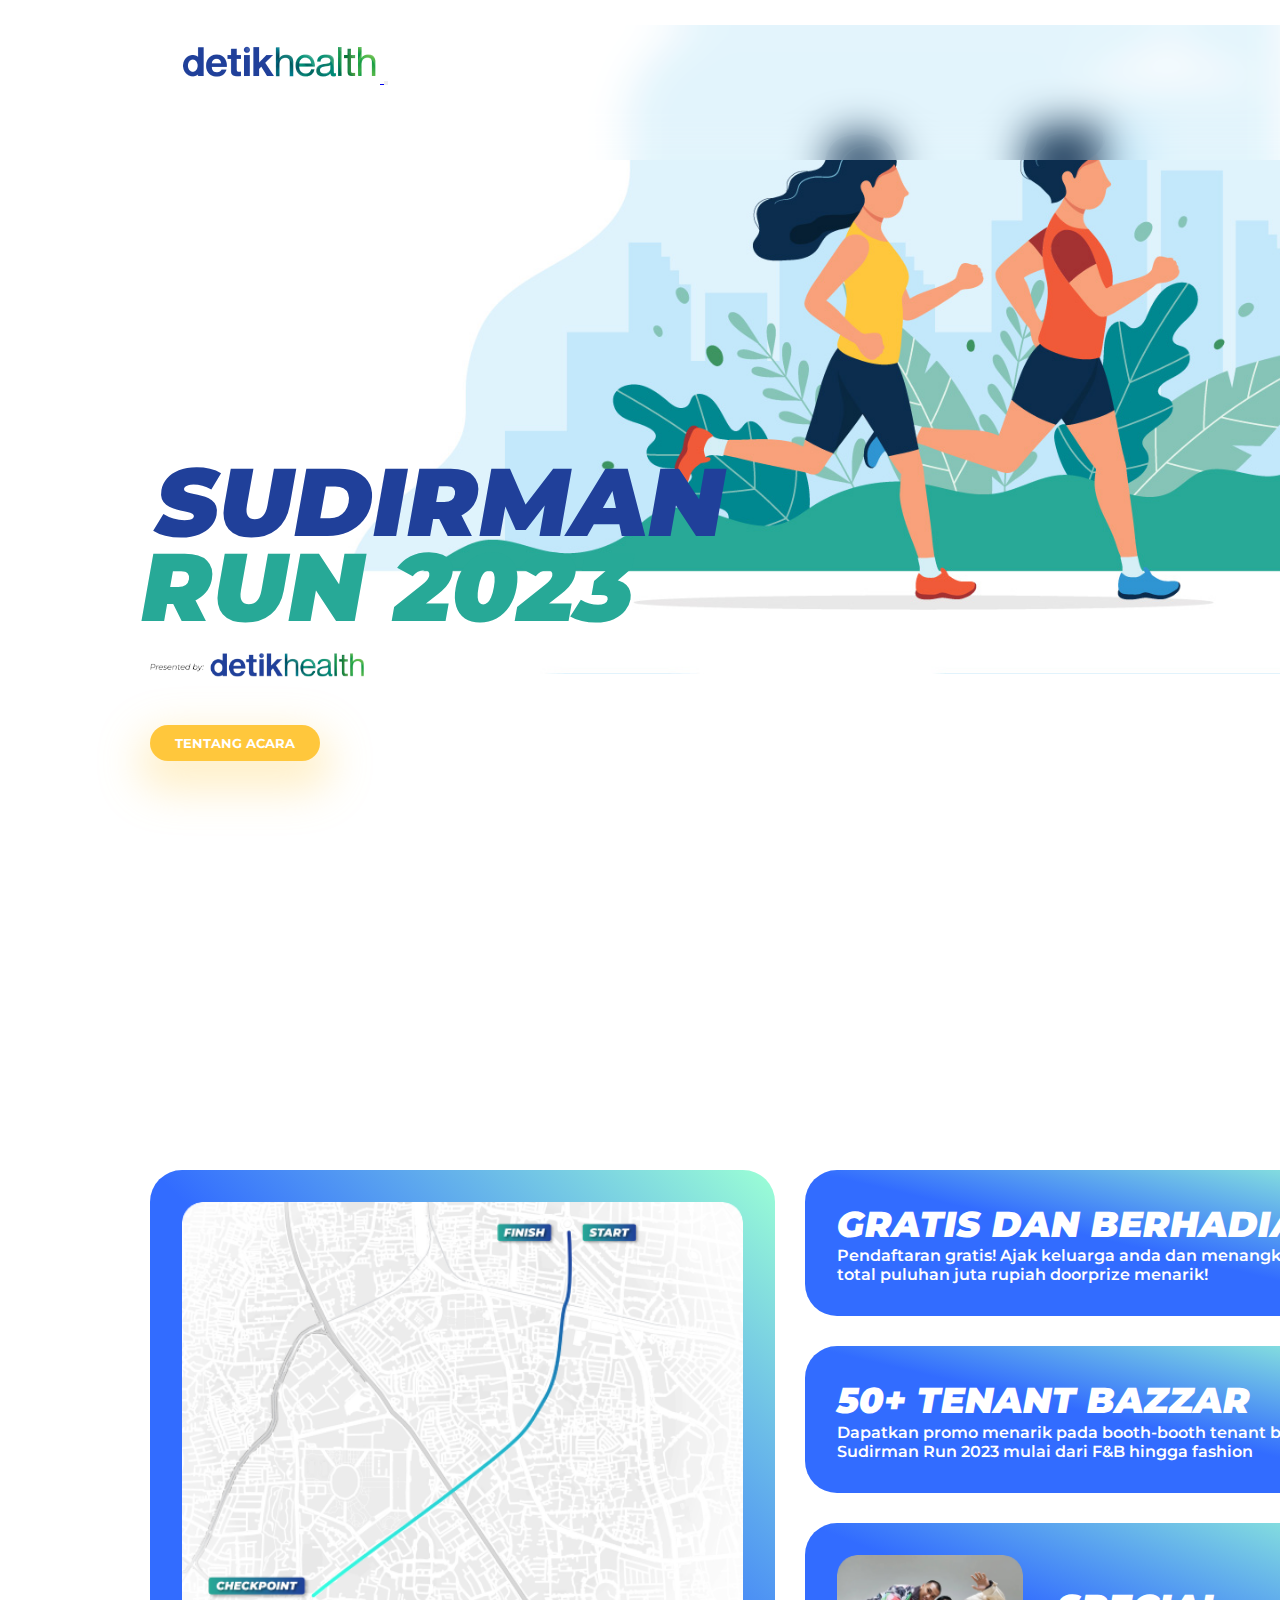
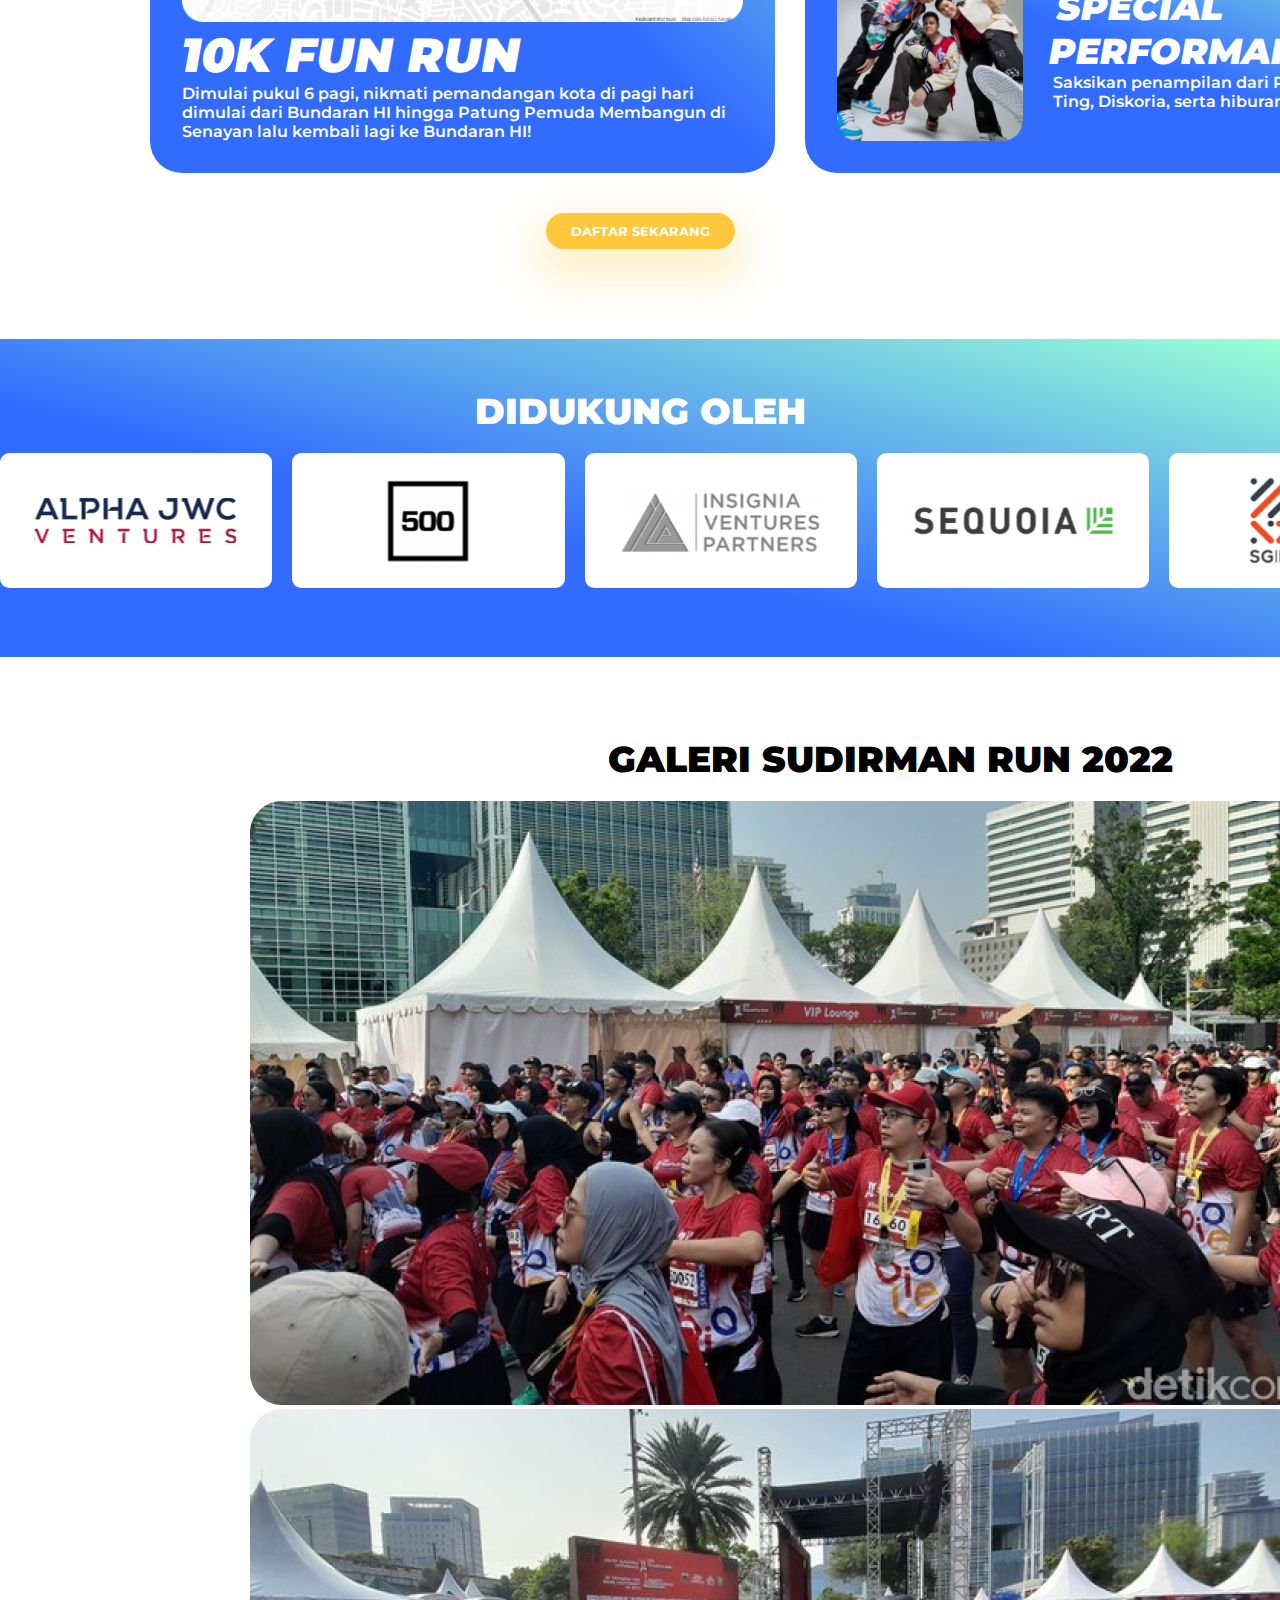
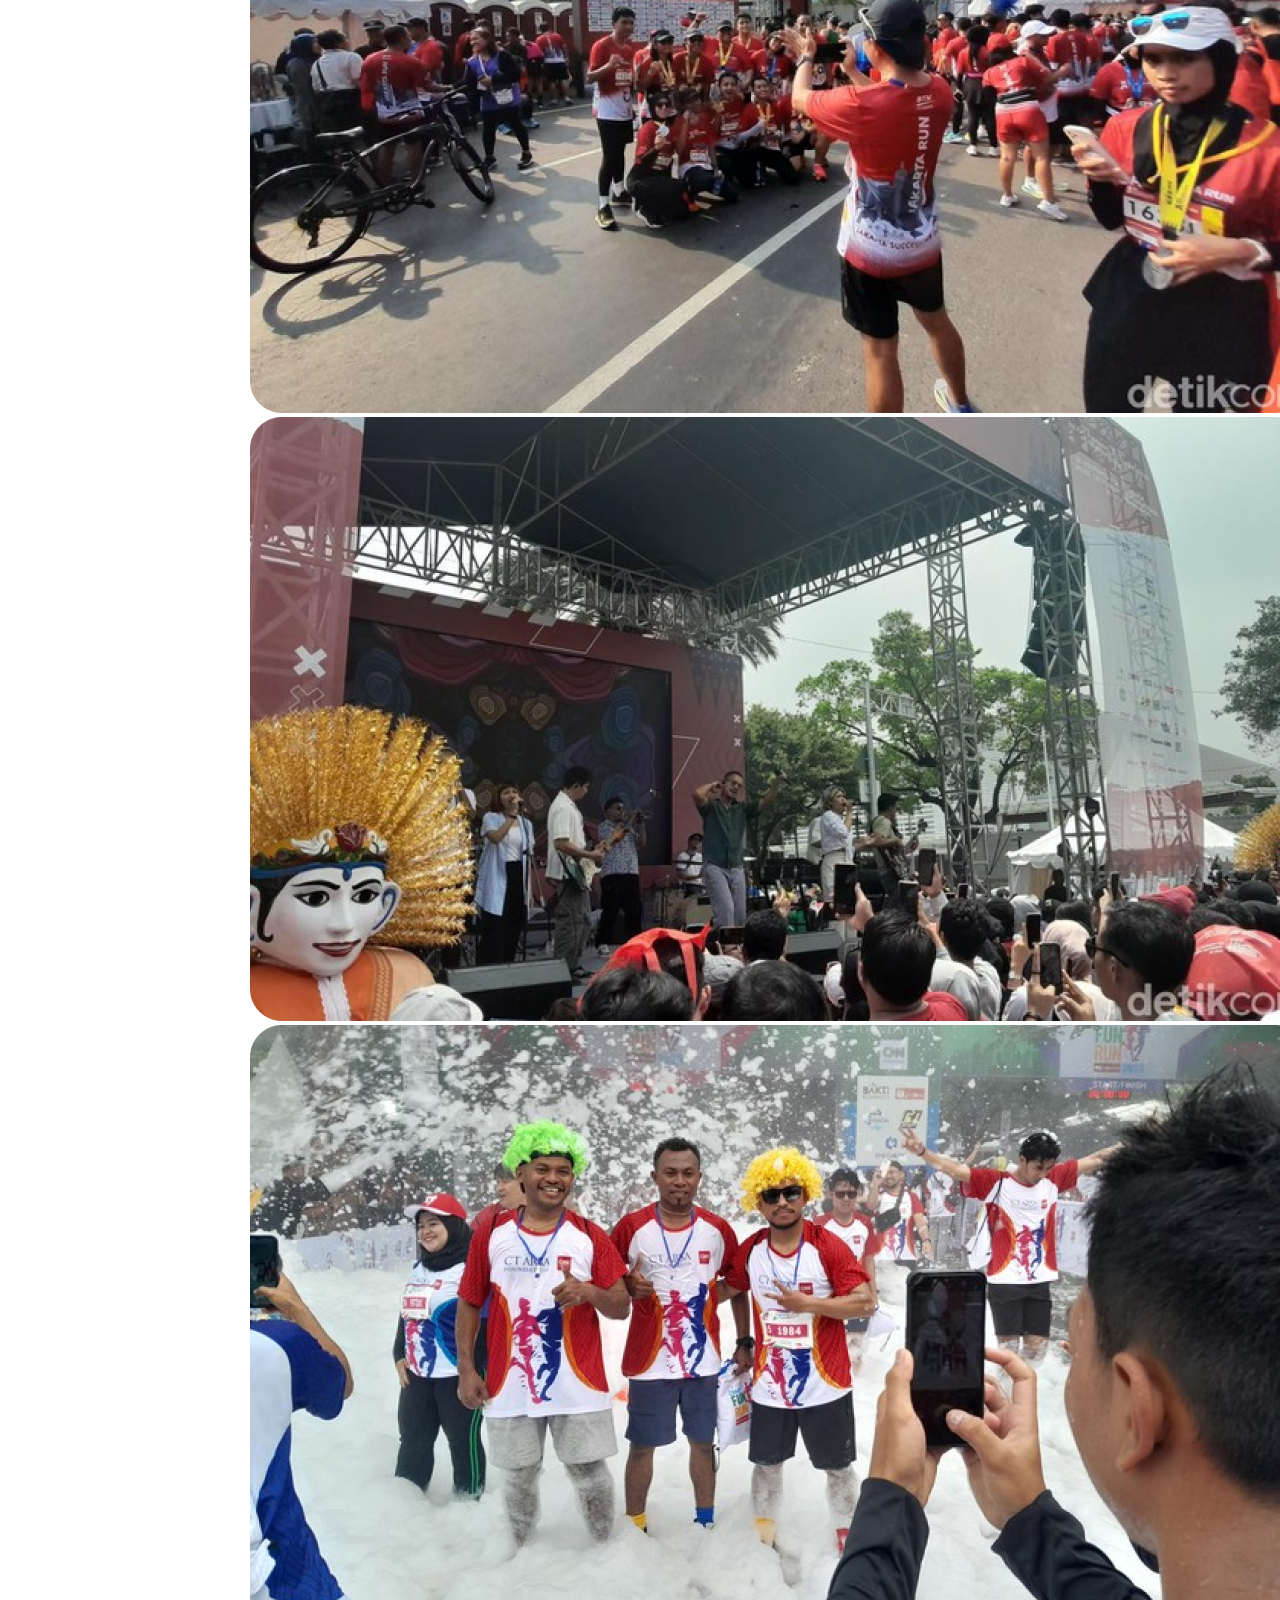
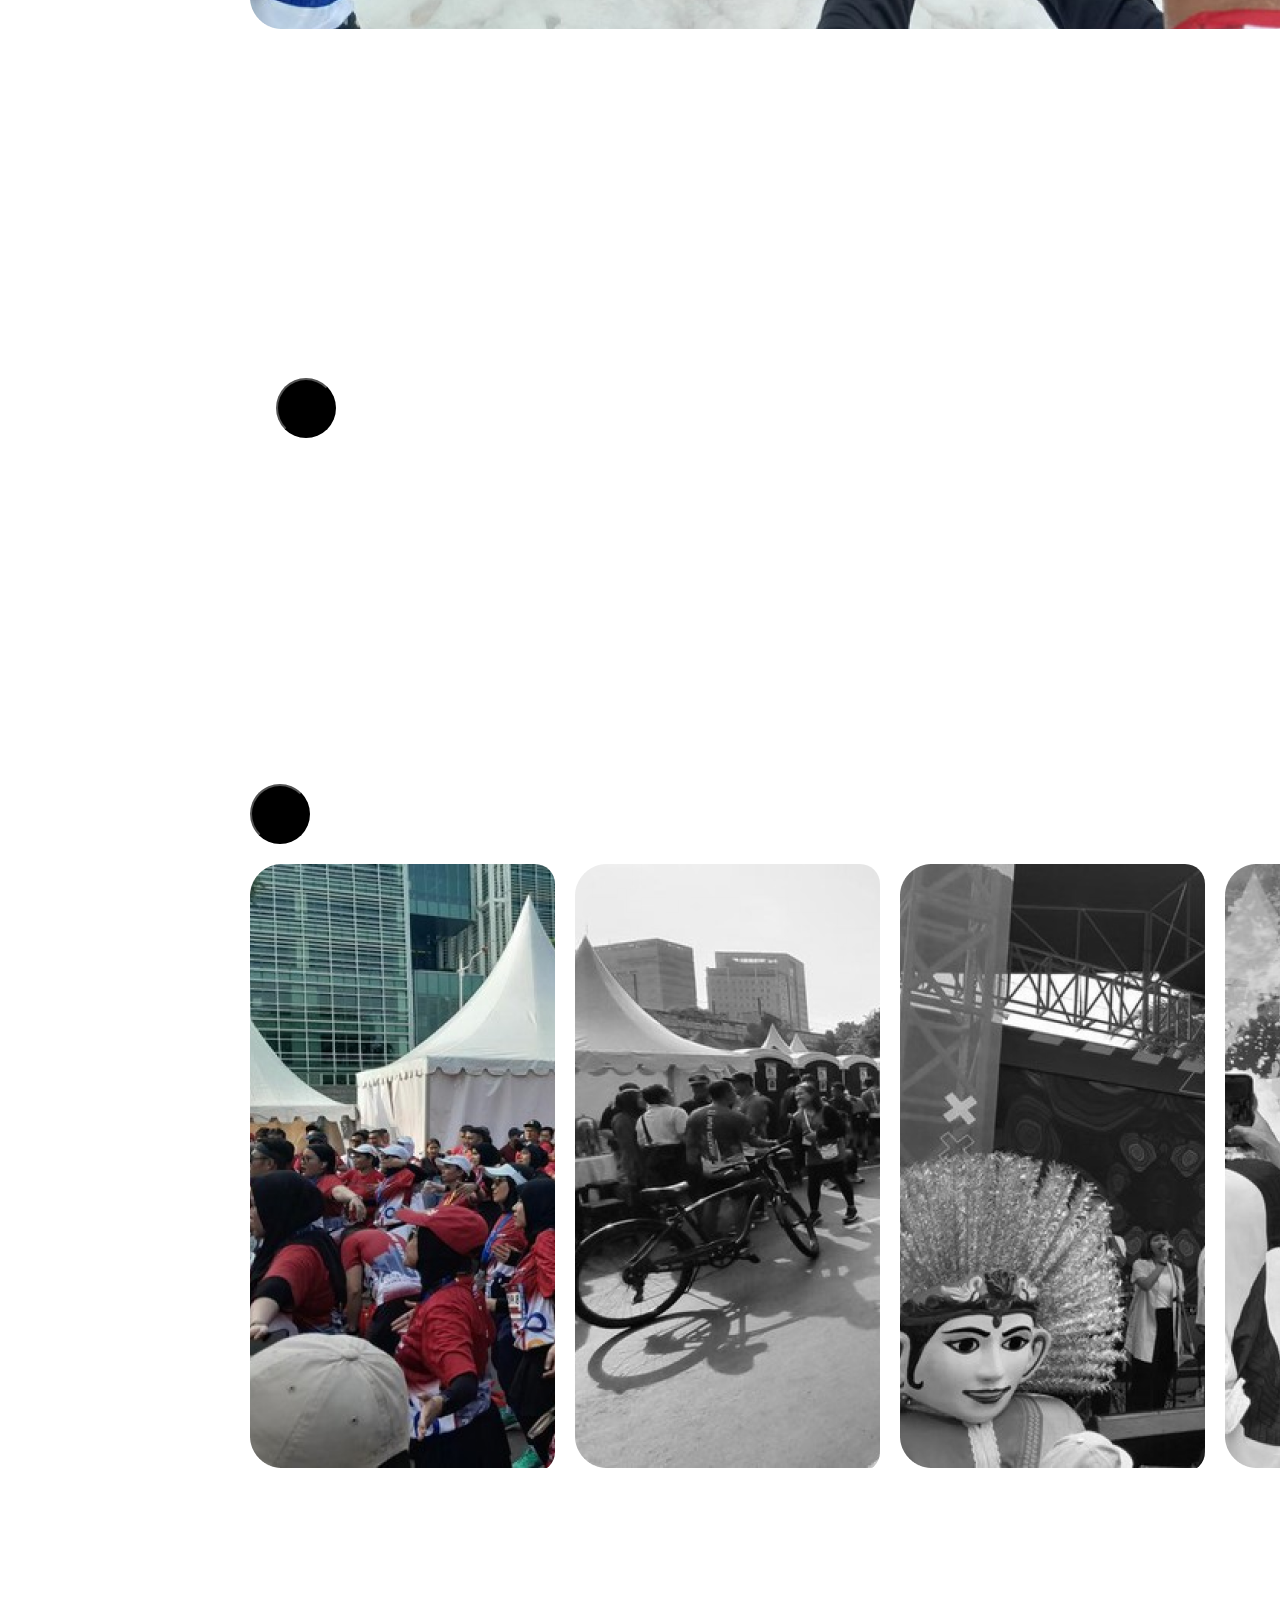
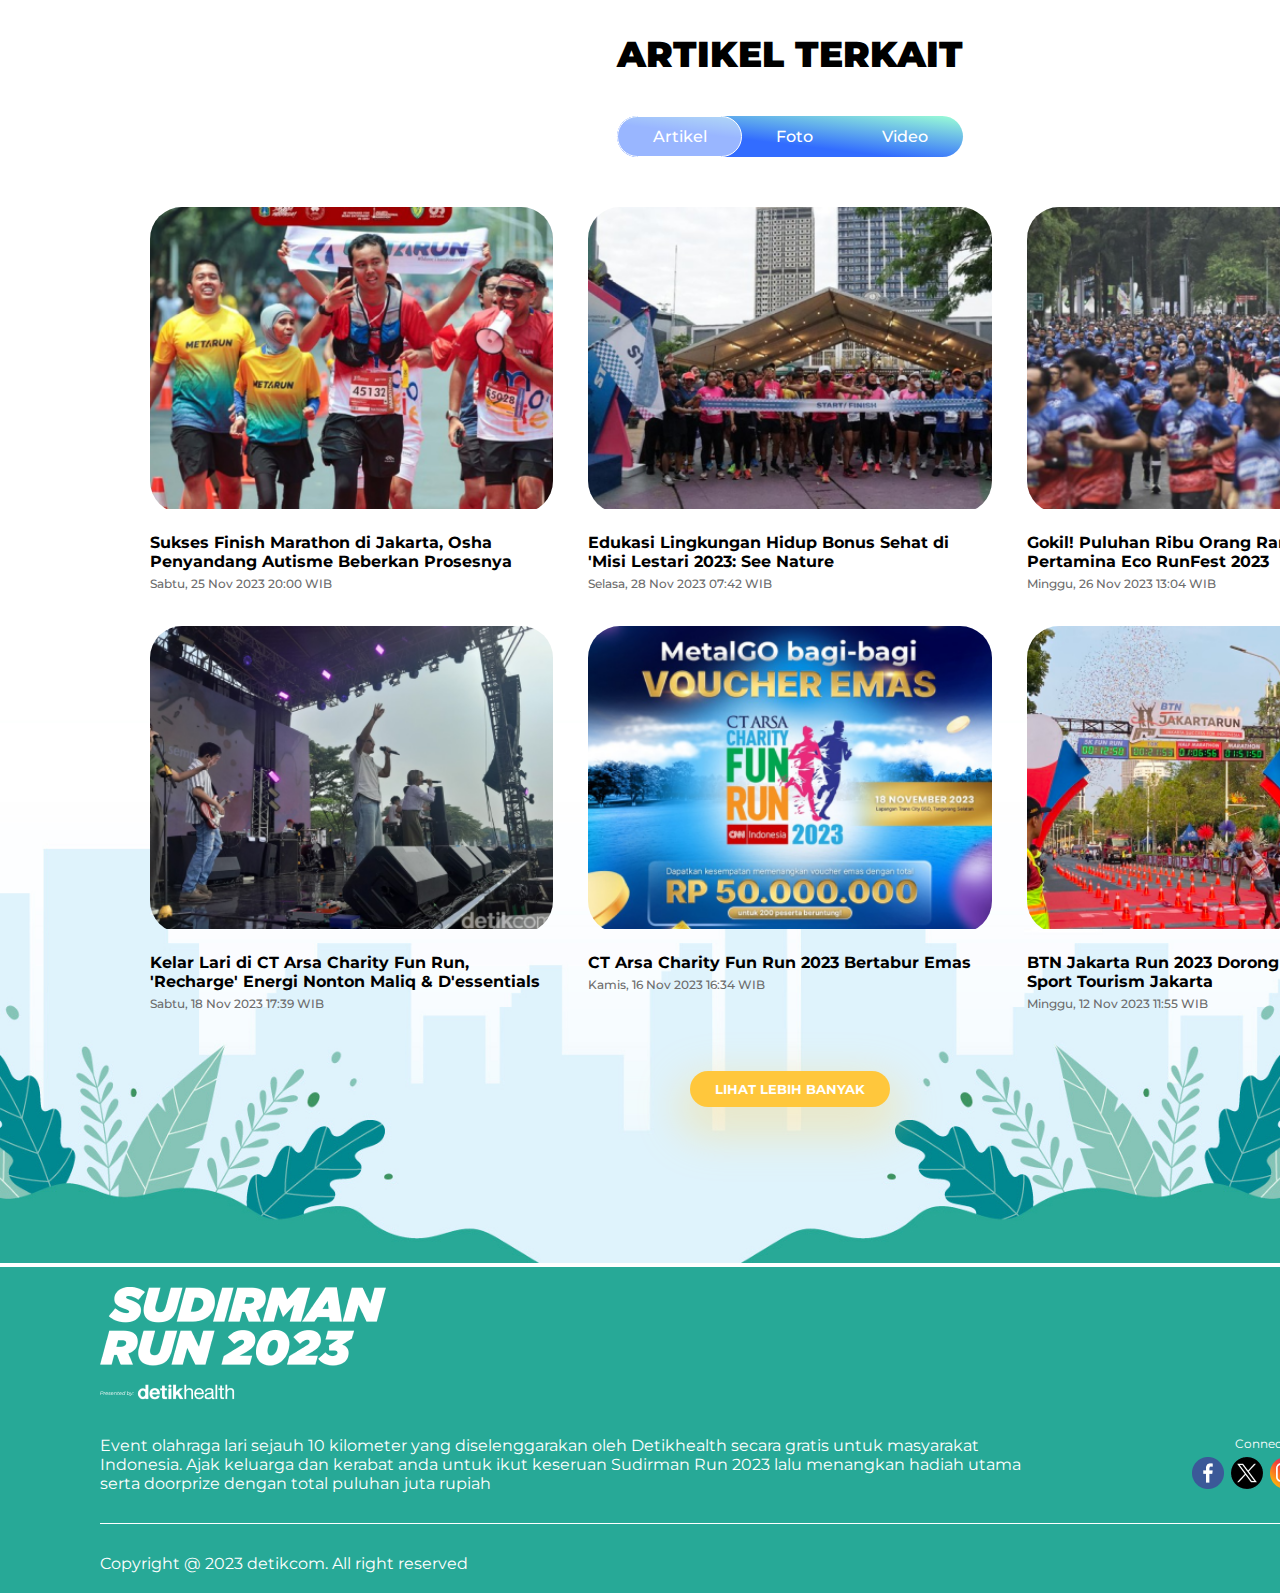
<file: index.html>
<!DOCTYPE html>
<html lang="en">

<head>
	<meta charset="UTF-8">
	<meta name="viewport" content="width=device-width, initial-scale=1.0">
	<link rel="stylesheet" href="style.css">
	<style>
		@import url('https://fonts.googleapis.com/css2?family=Hind+Vadodara:wght@500&family=Inconsolata:wght@600&family=Kanit:wght@200&family=Lexend+Deca:wght@100;200;300;400;500;600;700;800;900&family=Montserrat:ital,wght@0,100;0,200;0,300;0,400;0,500;0,600;0,700;0,800;0,900;1,100;1,200;1,300;1,400;1,500;1,600;1,700;1,800;1,900&display=swap');
	</style>

	<!-- Bootstrap CDN -->
	<link href="https://cdn.jsdelivr.net/npm/bootstrap@5.3.2/dist/css/bootstrap.min.css" rel="stylesheet"
		integrity="sha384-T3c6CoIi6uLrA9TneNEoa7RxnatzjcDSCmG1MXxSR1GAsXEV/Dwwykc2MPK8M2HN" crossorigin="anonymous">
	<script src="https://cdn.jsdelivr.net/npm/bootstrap@5.3.2/dist/js/bootstrap.bundle.min.js"
		integrity="sha384-C6RzsynM9kWDrMNeT87bh95OGNyZPhcTNXj1NW7RuBCsyN/o0jlpcV8Qyq46cDfL" crossorigin="anonymous">
		</script>

	<title>Sudirman Run 2023</title>
</head>

<body>
	<header>

		<!-- main background -->
		<div class="main-bg" id="home">
			<img src="asset/header/bg-main.png" alt="">
		</div>
		<div class="main-bg-mobile" id="home">
			<img src="asset/header/bg-mobile.png" alt="">
		</div>

		<!-- navbar -->
		<nav class="navbar navbar-expand-lg position-fixed w-100 p-0 z-3">
			<div class="container-nav">
				<div class="nav-head">
					<a class="navbar-brand" href="#">
						<img src="asset/header/navbar-brand.png" alt="">
					</a>
					<button class="navbar-toggler" id="toggleButton" type="button" data-bs-toggle="collapse"
						data-bs-target="#navbarSupportedContent" aria-controls="navbarSupportedContent" aria-expanded="false"
						aria-label="Toggle navigation">
						<span id="iconToggle" class="navbar-toggler-icon"></span>
					</button>
				</div>

				<div class="collapse navbar-collapse justify-content-end" id="navbarSupportedContent">
					<ul class="navbar-nav mb-2 mb-lg-0">
						<li class="nav-item">
							<a class="nav-link" href="#home">Home</a>
						</li>
						<li class="nav-item">
							<a class="nav-link" href="#main-about">Tentang Acara</a>
						</li>
						<li class="nav-item">
							<a class="nav-link" href="#galeri">Galeri</a>
						</li>
						<li class="nav-item">
							<a class="nav-link" href="#artikel">Berita</a>
						</li>
						<li class="nav-item">
							<a class="nav-link nav-btn-link" href="https://event.detik.com/"
								target="_blank"><button><span>Registrasi</span></button></a>
						</li>
					</ul>
				</div>
			</div>
		</nav>

		<!-- main title -->
		<section>
			<div class="main-title">
				<div class="big-title">
					<h1>sudirman<br><span>run 2023</span></h1>
				</div>
				<div class="img-title">
					<img src="asset/header/logo-event.png" alt="">
				</div>
				<div class="btn-title">
					<a href="#main-about"><button>tentang acara</button></a>
				</div>
			</div>
		</section>
	</header>

	<body>
		<section>

			<!-- main about -->
			<div class="main-about" id="main-about">
				<div class="about-col-1">
					<div class="about1">
						<div class="maps">
							<img src="asset/body/about/map.png" alt="">
						</div>
						<div class="teks">
							<h1 class="about-h1">10k fun run</h1>
							<p class="about-p">Dimulai pukul 6 pagi, nikmati pemandangan kota di pagi hari dimulai dari
								Bundaran HI hingga Patung Pemuda Membangun di Senayan lalu kembali lagi ke Bundaran HI!
							</p>
						</div>
					</div>
				</div>
				<div class="about-col-2">
					<div class="about2">
						<h1 class="about2-h1">gratis dan berhadiah</h1>
						<p class="about2-p">Pendaftaran gratis! Ajak keluarga anda dan menangkan hadiah total puluhan
							juta rupiah doorprize menarik!</p>
					</div>
					<div class="about3">
						<h1 class="about2-h1">50+ tenant bazzar </h1>
						<p class="about2-p">Dapatkan promo menarik pada booth-booth tenant bazzar Sudirman Run 2023
							mulai dari F&B hingga fashion</p>
					</div>
					<div class="about4">
						<div class="perform">
							<img src="asset/body/about/perform.png" alt="">
						</div>
						<div class="teks2">
							<h1 class="about2-h1">special performance</h1>
							<p class="about2-p">Saksikan penampilan dari RAN, Ayu Ting Ting, Diskoria, serta hiburan
								lainnya!</p>
						</div>
					</div>
				</div>
			</div>

			<!-- about button -->
			<div class="btn-about">
				<div class="btn-title">
					<a href="https://event.detik.com/" target="_blank"><button>daftar sekarang</button></a>
				</div>
			</div>
		</section>

		<section>

			<!-- support -->
			<div class="support">
				<h1>didukung oleh</h1>
				<div class="sup-parent">
					<!-- set data from JavaScript -->
					<div class="sup-slide"></div>
				</div>
			</div>
		</section>

		<section>

			<!-- galeri -->
			<div class="galeri" id="galeri">
				<h1>galeri sudirman run 2022</h1>
				<div id="carouselExampleInterval" class="carousel slide" data-bs-ride="carousel">
					<!-- set data from JavaScript -->
					<div class="carousel-inner"></div>
					<div class="btn-prev">
						<button class="carousel-control-prev" type="button" data-bs-target="#carouselExampleInterval"
							data-bs-slide="prev">
							<span class="carousel-control-prev-icon"></span>
							<span class="visually-hidden">Previous</span>
						</button>
					</div>

					<button class="carousel-control-next" type="button" data-bs-target="#carouselExampleInterval"
						data-bs-slide="next">
						<span class="carousel-control-next-icon" aria-hidden="true"></span>
						<span class="visually-hidden">Next</span>
					</button>
				</div>
				<!-- set data from JavaScript -->
				<div class="img-active"></div>
			</div>
		</section>

		<article>

			<!-- artikel -->
			<div class="artikel" id="artikel">
				<h1>artikel terkait</h1>
				<div class="btn-artikel">
					<a class="active" onclick="toggle()"><button>artikel</button></a>
					<a onclick="toggle()"><button>foto</button></a>
					<a onclick="toggle()"><button>video</button></a>
				</div>
				<!-- set data from JavaScript -->
				<div class="all-artikel"></div>
				<div class="btn-title">
					<a href="https://www.detik.com/search/searchall?query=fun+run&siteid=2" target="_blank">
						<button>lihat lebih banyak</button>
					</a>
				</div>
			</div>
		</article>
	</body>

	<footer>
		<div class="foot-img">
			<img src="asset/footer/img-foot.jpg" alt="">
		</div>
		<div class="footer">
			<div class="footer-brand">
				<img src="asset/footer/brand-foot.png" alt="">
			</div>
			<div class="footer-kontak">
				<p>Event olahraga lari sejauh 10 kilometer yang diselenggarakan oleh Detikhealth secara gratis untuk
					masyarakat Indonesia. Ajak keluarga dan kerabat anda untuk ikut keseruan Sudirman Run 2023 lalu
					menangkan hadiah utama serta doorprize dengan total puluhan juta rupiah</p>
				<div class="footer-sosmed">
					<p>Connect With Us</p>
					<div class="all-sosmed">
						<a href=""><img src="asset/footer/facebook.png" alt=""></a>
						<a href=""><img src="asset/footer/twitter.png" alt=""></a>
						<a href=""><img src="asset/footer/instagram.png" alt=""></a>
						<a href=""><img src="asset/footer/linkedin.png" alt=""></a>
						<a href=""><img src="asset/footer/youtube.png" alt=""></a>
					</div>
				</div>
			</div>
			<div class="line-foot"></div>
			<p>Copyright @ 2023 detikcom. All right reserved</p>
		</div>
	</footer>

	<script src="script.js"></script>

</body>

</html>
</file>
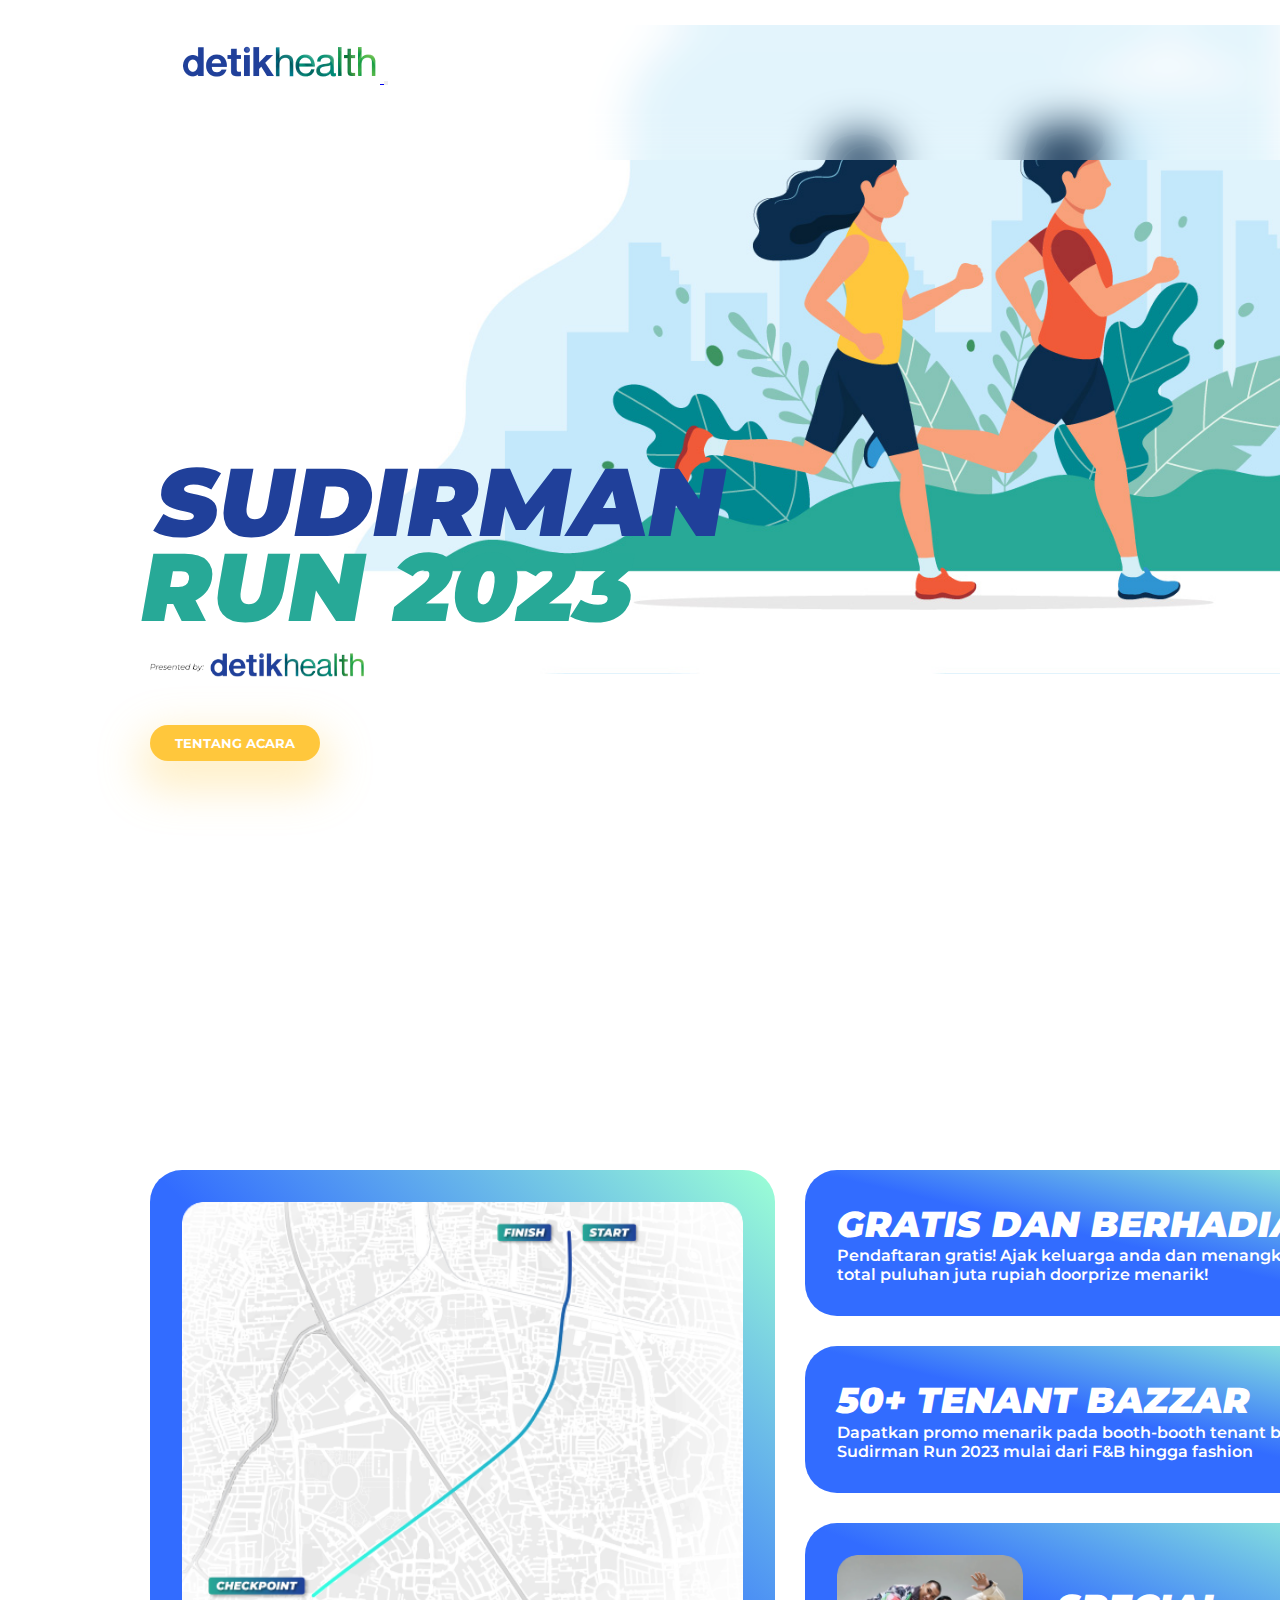
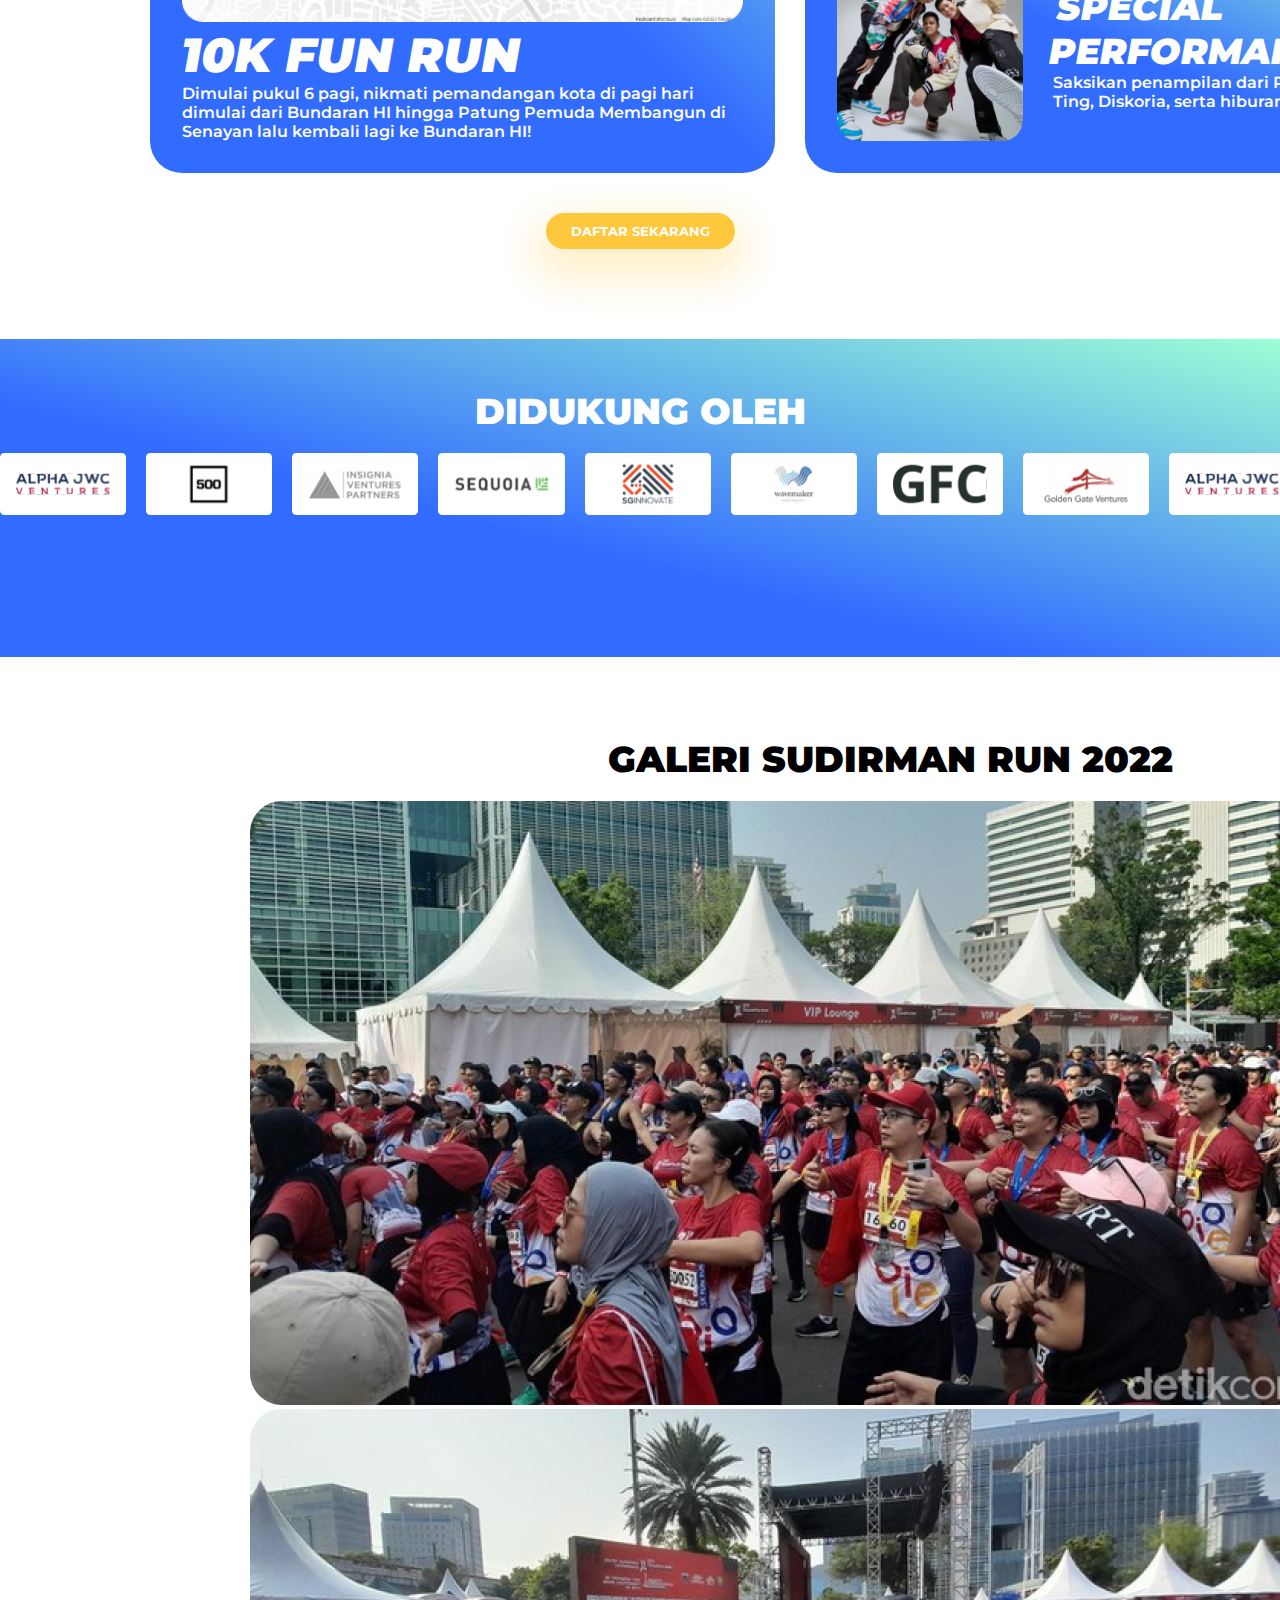
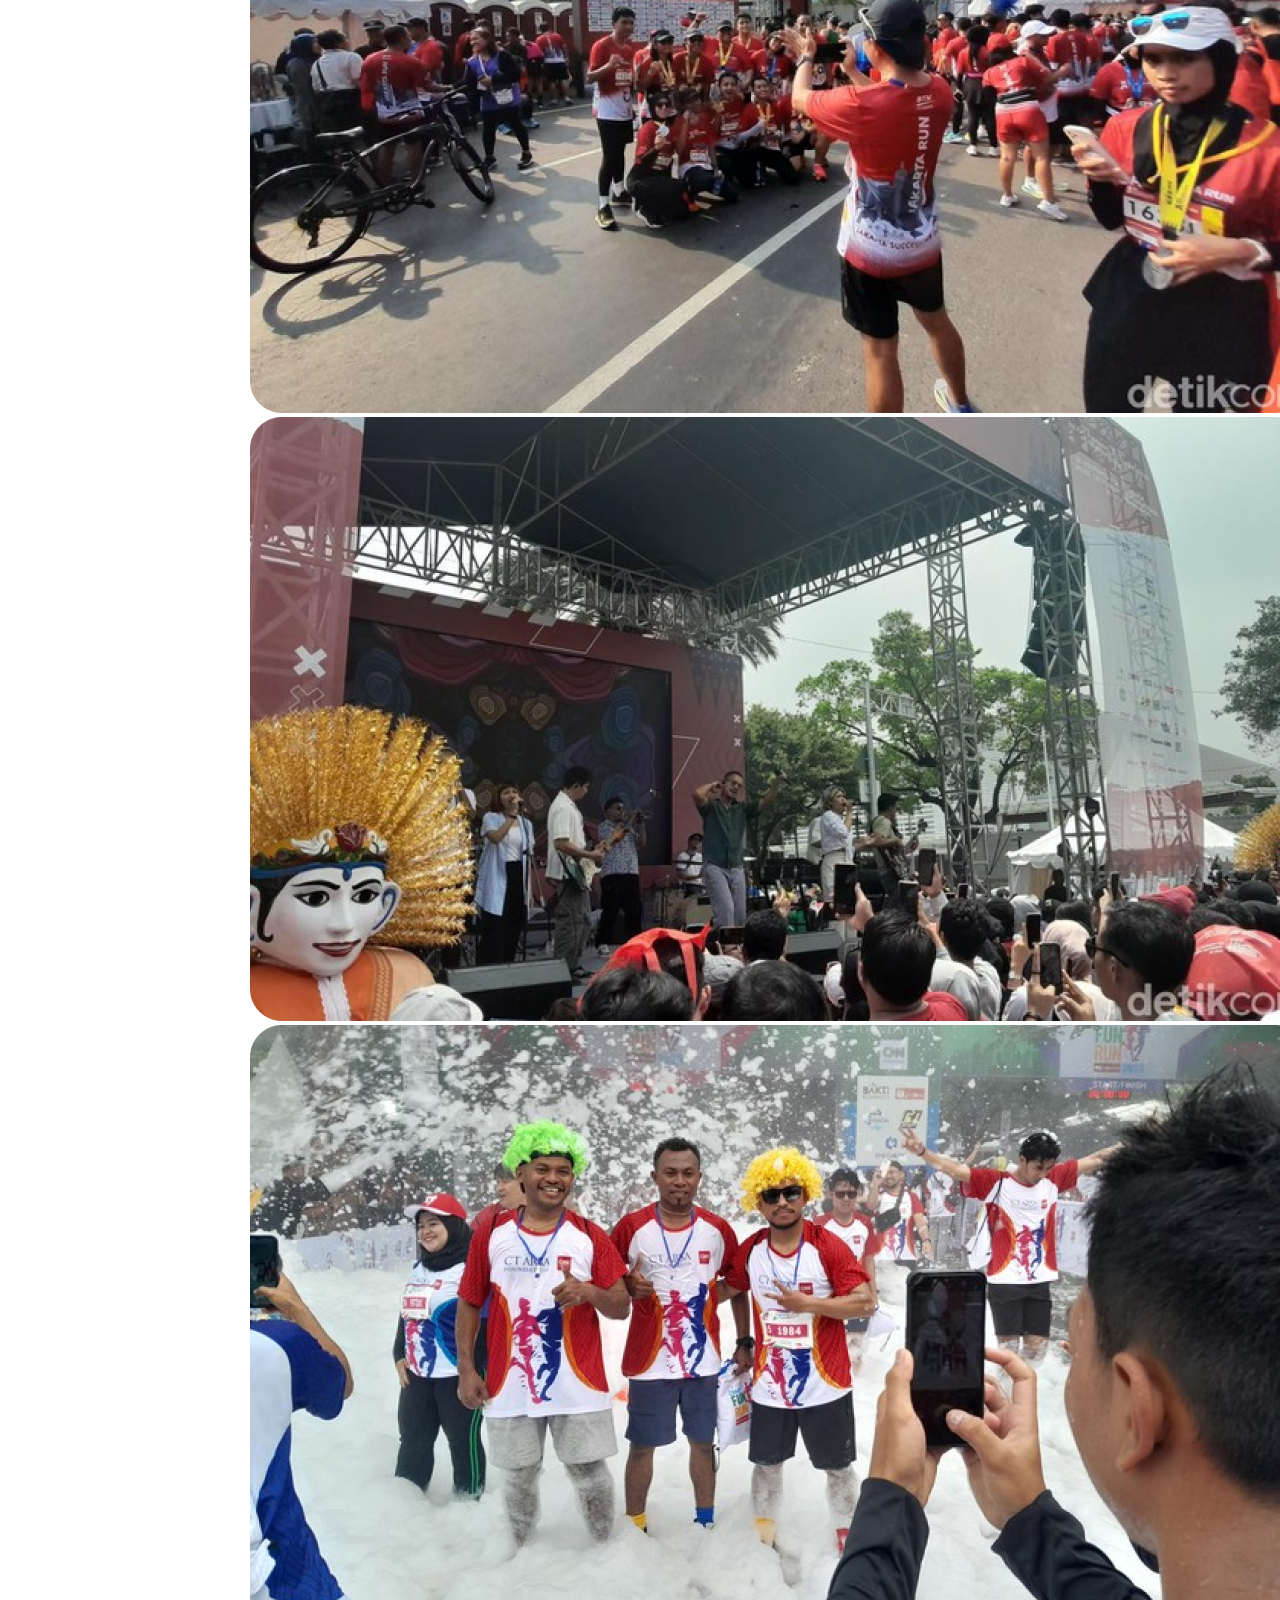
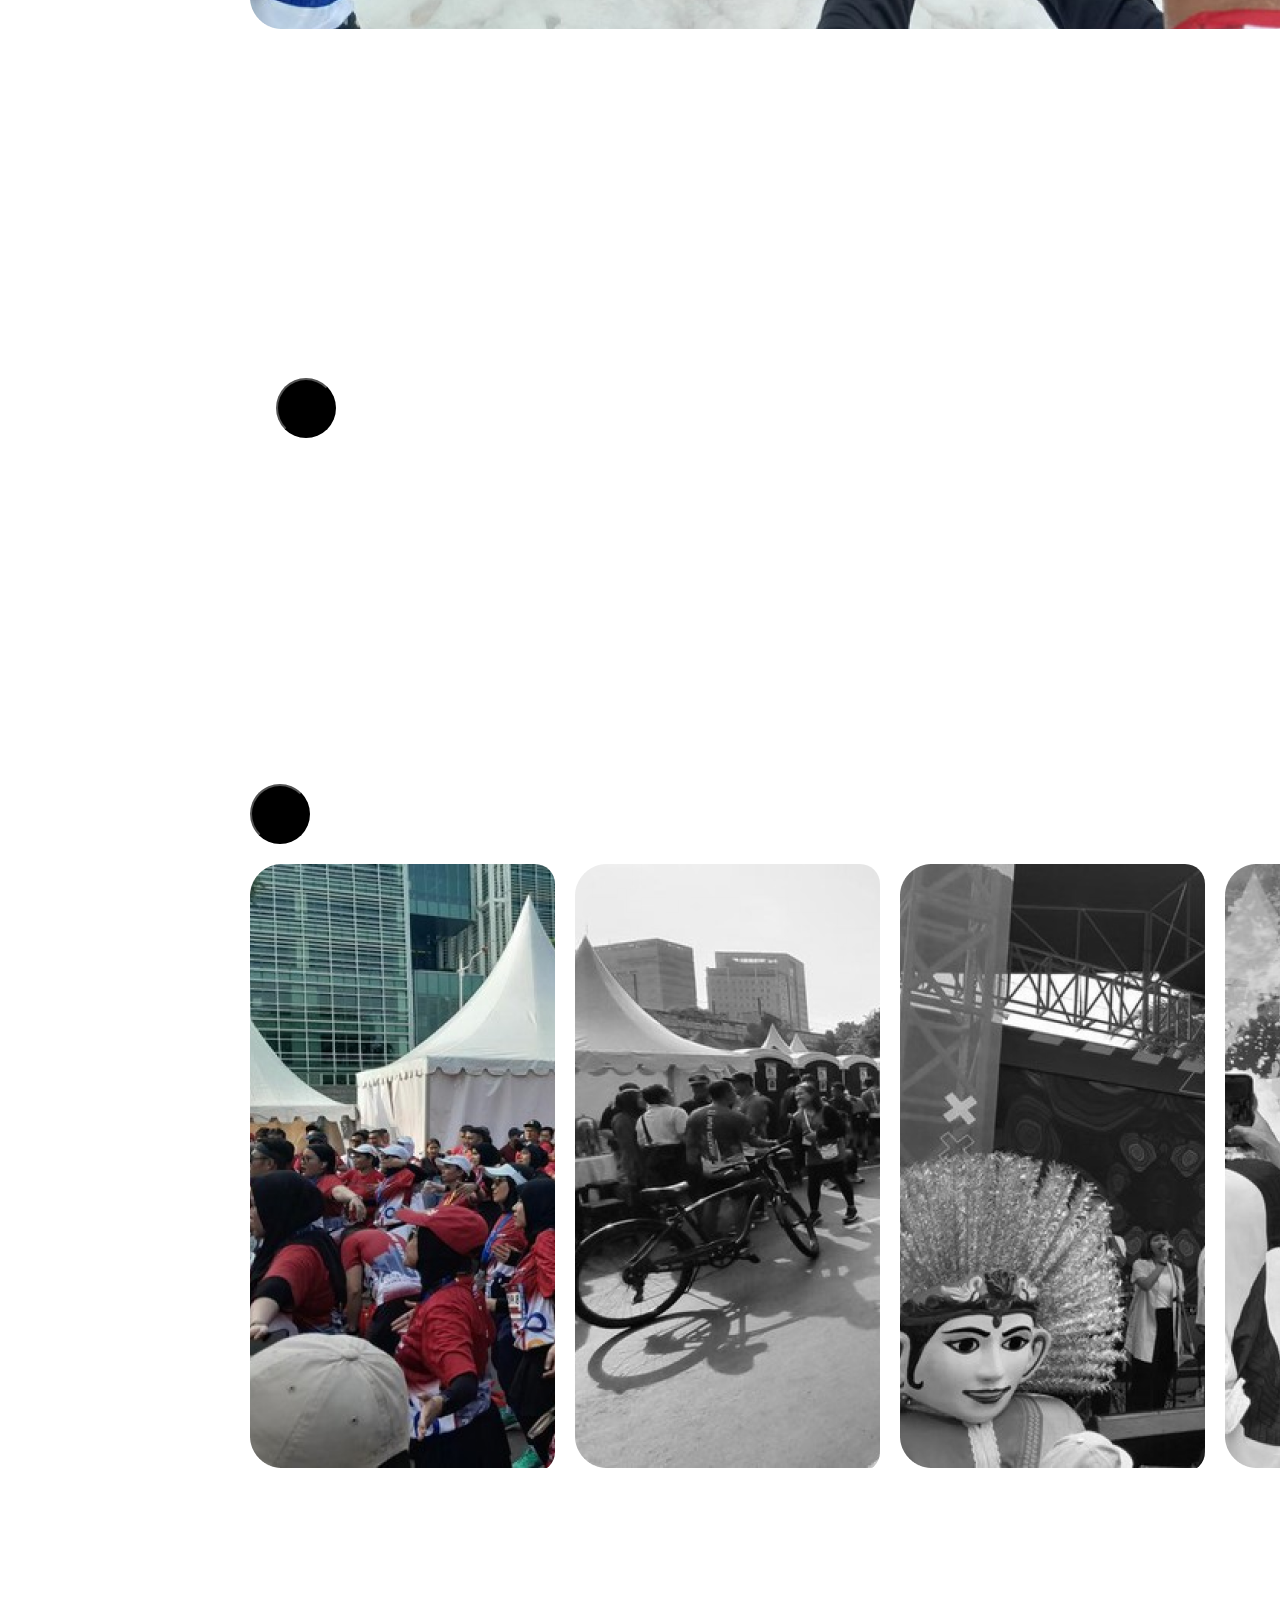
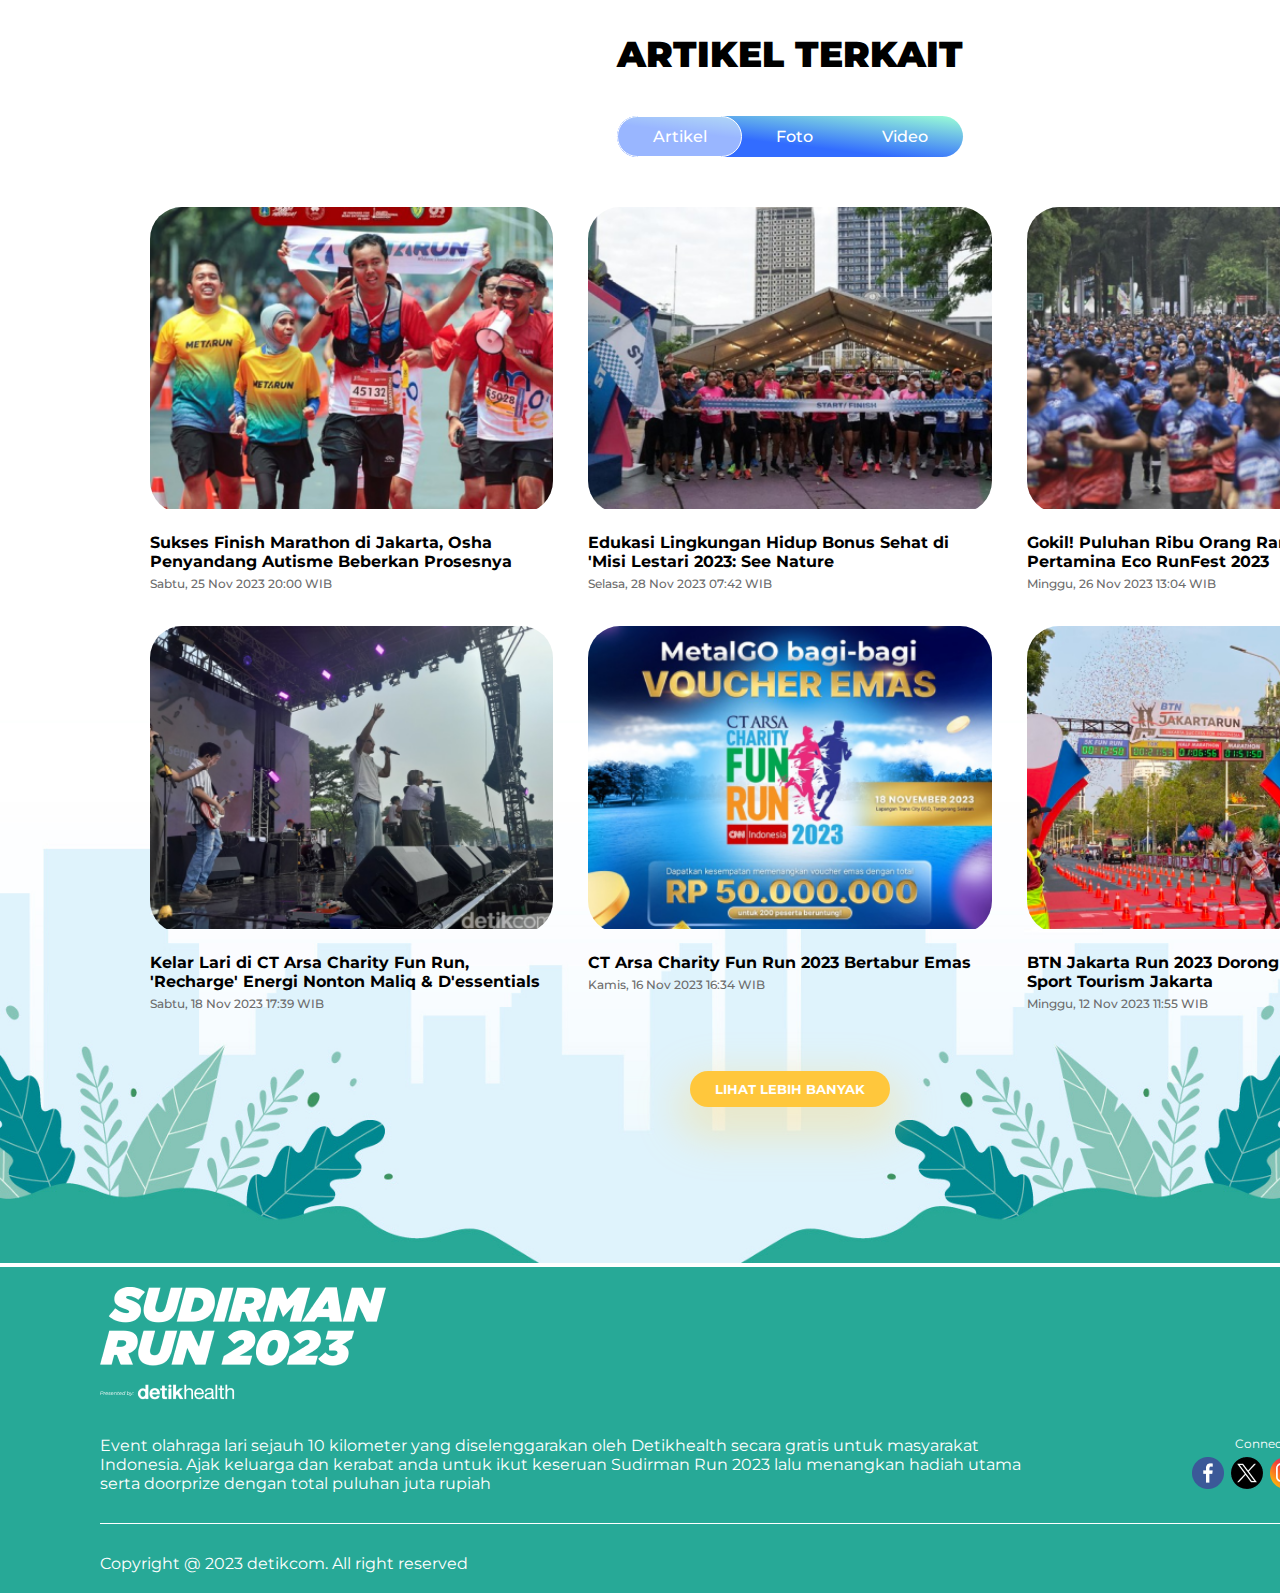
<file: homePage.html>
<!DOCTYPE html>
<html lang="en">

<head>
    <meta charset="UTF-8">
    <meta name="viewport" content="width=device-width, initial-scale=1.0">
    <link rel="stylesheet" href="style.css">
    <link href="https://cdn.jsdelivr.net/npm/bootstrap@5.3.2/dist/css/bootstrap.min.css" rel="stylesheet"
        integrity="sha384-T3c6CoIi6uLrA9TneNEoa7RxnatzjcDSCmG1MXxSR1GAsXEV/Dwwykc2MPK8M2HN" crossorigin="anonymous">
    <style>
        @import url('https://fonts.googleapis.com/css2?family=Hind+Vadodara:wght@500&family=Inconsolata:wght@600&family=Kanit:wght@200&family=Lexend+Deca:wght@100;200;300;400;500;600;700;800;900&family=Montserrat:ital,wght@0,100;0,200;0,300;0,400;0,500;0,600;0,700;0,800;0,900;1,100;1,200;1,300;1,400;1,500;1,600;1,700;1,800;1,900&display=swap');
    </style>
    <script src="https://cdn.jsdelivr.net/npm/bootstrap@5.3.2/dist/js/bootstrap.bundle.min.js"
        integrity="sha384-C6RzsynM9kWDrMNeT87bh95OGNyZPhcTNXj1NW7RuBCsyN/o0jlpcV8Qyq46cDfL"
        crossorigin="anonymous"></script>
    <title>Sudirman Run 2023</title>
</head>

<body>
    <header>

        <!-- main background -->
        <div class="main-bg" id="home">
            <img src="asset/header/bg-main.png" alt="">
        </div>
        <div class="main-bg-mobile" id="home">
            <img src="asset/header/bg-mobile.png" alt="">
        </div>

        <!-- navbar -->
        <nav class="navbar navbar-expand-lg position-fixed w-100 p-0 z-3">
            <div class="container-nav">
                <div class="nav-head">
                    <a class="navbar-brand" href="#">
                        <img src="asset/header/navbar-brand.png" alt="">
                    </a>
                    <button class="navbar-toggler" id="toggleButton" type="button" data-bs-toggle="collapse"
                        data-bs-target="#navbarSupportedContent" aria-controls="navbarSupportedContent"
                        aria-expanded="false" aria-label="Toggle navigation">
                        <span id="iconToggle" class="navbar-toggler-icon"></span>
                    </button>
                </div>

                <div class="collapse navbar-collapse justify-content-end" id="navbarSupportedContent">
                    <ul class="navbar-nav mb-2 mb-lg-0">
                        <li class="nav-item">
                            <a class="nav-link" href="#home">Home</a>
                        </li>
                        <li class="nav-item">
                            <a class="nav-link" href="#main-about">Tentang Acara</a>
                        </li>
                        <li class="nav-item">
                            <a class="nav-link" href="#galeri">Galeri</a>
                        </li>
                        <li class="nav-item">
                            <a class="nav-link" href="#artikel">Berita</a>
                        </li>
                        <li class="nav-item">
                            <a class="nav-link nav-btn-link" href="https://event.detik.com/"
                                target="_blank"><button><span>Registrasi</span></button></a>
                        </li>
                    </ul>
                </div>
            </div>
        </nav>

        <!-- main title -->
        <section>
            <div class="main-title">
                <div class="big-title">
                    <h1>sudirman<br><span>run 2023</span></h1>
                </div>
                <div class="img-title">
                    <img src="asset/header/logo-event.png" alt="">
                </div>
                <div class="btn-title">
                    <a href="#main-about"><button>tentang acara</button></a>
                </div>
            </div>
        </section>
    </header>

    <body>
        <section>

            <!-- main about -->
            <div class="main-about" id="main-about">
                <div class="about-col-1">
                    <div class="about1">
                        <div class="maps">
                            <img src="asset/body/about/map.png" alt="">
                        </div>
                        <div class="teks">
                            <h1 class="about-h1">10k fun run</h1>
                            <p class="about-p">Dimulai pukul 6 pagi, nikmati pemandangan kota di pagi hari dimulai dari
                                Bundaran HI hingga Patung Pemuda Membangun di Senayan lalu kembali lagi ke Bundaran HI!
                            </p>
                        </div>
                    </div>
                </div>
                <div class="about-col-2">
                    <div class="about2">
                        <h1 class="about2-h1">gratis dan berhadiah</h1>
                        <p class="about2-p">Pendaftaran gratis! Ajak keluarga anda dan menangkan hadiah total puluhan
                            juta rupiah doorprize menarik!</p>
                    </div>
                    <div class="about3">
                        <h1 class="about2-h1">50+ tenant bazzar </h1>
                        <p class="about2-p">Dapatkan promo menarik pada booth-booth tenant bazzar Sudirman Run 2023
                            mulai dari F&B hingga fashion</p>
                    </div>
                    <div class="about4">
                        <div class="perform">
                            <img src="asset/body/about/perform.png" alt="">
                        </div>
                        <div class="teks2">
                            <h1 class="about2-h1">special performance</h1>
                            <p class="about2-p">Saksikan penampilan dari RAN, Ayu Ting Ting, Diskoria, serta hiburan
                                lainnya!</p>
                        </div>
                    </div>
                </div>
            </div>

            <!-- about button -->
            <div class="btn-about">
                <div class="btn-title">
                    <a href="https://event.detik.com/" target="_blank"><button>daftar sekarang</button></a>
                </div>
            </div>
        </section>

        <section>

            <!-- support -->
            <div class="support">
                <h1>didukung oleh</h1>
                <div class="sup-parent">
                    <div class="sup-slide">
                        <div class="sup-item">
                            <img src="asset/body/support/alphajwc.svg" alt="">
                        </div>
                        <div class="sup-item">
                            <img src="asset/body/support/500.svg" alt="">
                        </div>
                        <div class="sup-item">
                            <img src="asset/body/support/insignia.svg" alt="">
                        </div>
                        <div class="sup-item">
                            <img src="asset/body/support/sequoia.svg" alt="">
                        </div>
                        <div class="sup-item">
                            <img src="asset/body/support/sginnovate.svg" alt="">
                        </div>
                        <div class="sup-item">
                            <img src="asset/body/support/wavemaker.svg" alt="">
                        </div>
                        <div class="sup-item">
                            <img src="asset/body/support/GFC.svg" alt="">
                        </div>
                        <div class="sup-item">
                            <img src="asset/body/support/goldengate.svg" alt="">
                        </div>
                        <div class="sup-item">
                            <img src="asset/body/support/alphajwc.svg" alt="">
                        </div>
                        <div class="sup-item">
                            <img src="asset/body/support/500.svg" alt="">
                        </div>
                        <div class="sup-item">
                            <img src="asset/body/support/insignia.svg" alt="">
                        </div>
                        <div class="sup-item">
                            <img src="asset/body/support/sequoia.svg" alt="">
                        </div>
                        <div class="sup-item">
                            <img src="asset/body/support/sginnovate.svg" alt="">
                        </div>
                        <div class="sup-item">
                            <img src="asset/body/support/wavemaker.svg" alt="">
                        </div>
                        <div class="sup-item">
                            <img src="asset/body/support/GFC.svg" alt="">
                        </div>
                        <div class="sup-item">
                            <img src="asset/body/support/goldengate.svg" alt="">
                        </div>
                    </div>
                </div>
            </div>
        </section>

        <section>

            <!-- galeri -->
            <div class="galeri" id="galeri">
                <h1>galeri sudirman run 2022</h1>
                <div id="carouselExampleInterval" class="carousel slide" data-bs-ride="carousel">
                    <div class="carousel-inner">
                        <div class="carousel-item active" data-bs-interval="20000">
                            <img src="asset/body/galeri/foto1.png" class="d-block w-100" alt="...">
                        </div>
                        <div class="carousel-item" data-bs-interval="20000">
                            <img src="asset/body/galeri/foto2.png" class="d-block w-100" alt="...">
                        </div>
                        <div class="carousel-item" data-bs-interval="20000">
                            <img src="asset/body/galeri/foto3.png" class="d-block w-100" alt="...">
                        </div>
                        <div class="carousel-item" data-bs-interval="20000">
                            <img src="asset/body/galeri/foto4.png" class="d-block w-100" alt="...">
                        </div>
                    </div>
                    <div class="btn-prev">
                        <button class="carousel-control-prev" type="button" data-bs-target="#carouselExampleInterval"
                            data-bs-slide="prev">
                            <span class="carousel-control-prev-icon"></span>
                            <span class="visually-hidden">Previous</span>
                        </button>
                    </div>

                    <button class="carousel-control-next" type="button" data-bs-target="#carouselExampleInterval"
                        data-bs-slide="next">
                        <span class="carousel-control-next-icon" aria-hidden="true"></span>
                        <span class="visually-hidden">Next</span>
                    </button>
                </div>
                <div class="img-active">
                    <div class="img-actv-child active" data-bs-target="">
                        <img src="asset/body/galeri/foto1.png" class="d-block w-100" alt="...">
                    </div>
                    <div class="img-actv-child">
                        <img src="asset/body/galeri/foto2.png" class="d-block w-100" alt="...">
                    </div>
                    <div class="img-actv-child">
                        <img src="asset/body/galeri/foto3.png" class="d-block w-100" alt="...">
                    </div>
                    <div class="img-actv-child">
                        <img src="asset/body/galeri/foto4.png" class="d-block w-100" alt="...">
                    </div>
                </div>
            </div>
        </section>

        <article>

            <!-- artikel -->
            <div class="artikel" id="artikel">
                <h1>artikel terkait</h1>
                <div class="btn-artikel">
                    <a class="active" onclick="toggle()"><button>artikel</button></a>
                    <a onclick="toggle()"><button>foto</button></a>
                    <a onclick="toggle()"><button>video</button></a>
                </div>
                <div class="all-artikel">
                    <a href="https://health.detik.com/kebugaran/d-7056398/sukses-finish-marathon-di-jakarta-osha-penyandang-autisme-beberkan-prosesnya"
                        target="_blank" class="item-artikel">
                        <div class="img-artikel">
                            <img src="asset/body/artikel/artikel1.png" alt="">
                        </div>
                        <div class="foto">
                            <div class="img-foto">
                                <img src="asset/body/artikel/Camera.png" alt="">
                            </div>
                            <p>5 foto</p>
                        </div>
                        <div class="video">
                            <div class="img-video">
                                <img src="asset/body/artikel/Play.png" alt="">
                            </div>
                            <p>01:45</p>
                        </div>
                        <div class="teks-artikel">
                            <h3>Sukses Finish Marathon di Jakarta, Osha Penyandang Autisme Beberkan Prosesnya</h3>
                            <p>Sabtu, 25 Nov 2023 20:00 WIB</p>
                        </div>
                    </a>
                    <a href="#" class="item-artikel">
                        <div class="img-artikel">
                            <img src="asset/body/artikel/artikel2.png" alt="">
                        </div>
                        <div class="foto">
                            <div class="img-foto">
                                <img src="asset/body/artikel/Camera.png" alt="">
                            </div>
                            <p>5 foto</p>
                        </div>
                        <div class="video">
                            <div class="img-video">
                                <img src="asset/body/artikel/Play.png" alt="">
                            </div>
                            <p>01:45</p>
                        </div>
                        <div class="teks-artikel">
                            <h3>Edukasi Lingkungan Hidup Bonus Sehat di 'Misi Lestari 2023: See Nature</h3>
                            <p>Selasa, 28 Nov 2023 07:42 WIB</p>
                        </div>
                    </a>
                    <a href="#" class="item-artikel">
                        <div class="img-artikel">
                            <img src="asset/body/artikel/artikel3.png" alt="">
                        </div>
                        <div class="foto">
                            <div class="img-foto">
                                <img src="asset/body/artikel/Camera.png" alt="">
                            </div>
                            <p>5 foto</p>
                        </div>
                        <div class="video">
                            <div class="img-video">
                                <img src="asset/body/artikel/Play.png" alt="">
                            </div>
                            <p>01:45</p>
                        </div>
                        <div class="teks-artikel">
                            <h3>Gokil! Puluhan Ribu Orang Ramaikan Pertamina Eco RunFest 2023</h3>
                            <p>Minggu, 26 Nov 2023 13:04 WIB</p>
                        </div>
                    </a>
                    <a href="#" class="item-artikel">
                        <div class="img-artikel">
                            <img src="asset/body/artikel/artikel4.png" alt="">
                        </div>
                        <div class="foto">
                            <div class="img-foto">
                                <img src="asset/body/artikel/Camera.png" alt="">
                            </div>
                            <p>5 foto</p>
                        </div>
                        <div class="video">
                            <div class="img-video">
                                <img src="asset/body/artikel/Play.png" alt="">
                            </div>
                            <p>01:45</p>
                        </div>
                        <div class="teks-artikel">
                            <h3>Kelar Lari di CT Arsa Charity Fun Run, 'Recharge' Energi Nonton Maliq & D'essentials
                            </h3>
                            <p>Sabtu, 18 Nov 2023 17:39 WIB</p>
                        </div>
                    </a>
                    <a href="#" class="item-artikel">
                        <div class="img-artikel">
                            <img src="asset/body/artikel/artikel5.png" alt="">
                        </div>
                        <div class="foto">
                            <div class="img-foto">
                                <img src="asset/body/artikel/Camera.png" alt="">
                            </div>
                            <p>5 foto</p>
                        </div>
                        <div class="video">
                            <div class="img-video">
                                <img src="asset/body/artikel/Play.png" alt="">
                            </div>
                            <p>01:45</p>
                        </div>
                        <div class="teks-artikel">
                            <h3>CT Arsa Charity Fun Run 2023 Bertabur Emas</h3>
                            <p>Kamis, 16 Nov 2023 16:34 WIB</p>
                        </div>
                    </a>
                    <a href="#" class="item-artikel">
                        <div class="img-artikel">
                            <img src="asset/body/artikel/artikel6.png" alt="">
                        </div>
                        <div class="foto">
                            <div class="img-foto">
                                <img src="asset/body/artikel/Camera.png" alt="">
                            </div>
                            <p>5 foto</p>
                        </div>
                        <div class="video">
                            <div class="img-video">
                                <img src="asset/body/artikel/Play.png" alt="">
                            </div>
                            <p>01:45</p>
                        </div>
                        <div class="teks-artikel">
                            <h3>BTN Jakarta Run 2023 Dorong dan Geliatkan Sport Tourism Jakarta</h3>
                            <p>Minggu, 12 Nov 2023 11:55 WIB</p>
                        </div>
                    </a>
                </div>
                <div class="btn-title">
                    <a href="https://www.detik.com/search/searchall?query=fun+run&siteid=2"
                        target="_blank"><button>lihat lebih banyak</button></a>
                </div>
            </div>
        </article>
    </body>

    <footer>
        <div class="foot-img">
            <img src="asset/footer/img-foot.jpg" alt="">
        </div>
        <div class="footer">
            <div class="footer-brand">
                <img src="asset/footer/brand-foot.png" alt="">
            </div>
            <div class="footer-kontak">
                <p>Event olahraga lari sejauh 10 kilometer yang diselenggarakan oleh Detikhealth secara gratis untuk
                    masyarakat Indonesia. Ajak keluarga dan kerabat anda untuk ikut keseruan Sudirman Run 2023 lalu
                    menangkan hadiah utama serta doorprize dengan total puluhan juta rupiah</p>
                <div class="footer-sosmed">
                    <p>Connect With Us</p>
                    <div class="all-sosmed">
                        <a href=""><img src="asset/footer/facebook.png" alt=""></a>
                        <a href=""><img src="asset/footer/twitter.png" alt=""></a>
                        <a href=""><img src="asset/footer/instagram.png" alt=""></a>
                        <a href=""><img src="asset/footer/linkedin.png" alt=""></a>
                        <a href=""><img src="asset/footer/youtube.png" alt=""></a>
                    </div>
                </div>
            </div>
            <div class="line-foot"></div>
            <p>Copyright @ 2023 detikcom. All right reserved</p>
        </div>
    </footer>

    <script src="script.js"></script>
</body>

</html>
</file>
<file: style.css>
* {
	margin: 0;
	padding: 0;
	scroll-behavior: smooth;
}

/* ========================= */
/* header */
/* ========================= */

.main-bg {
	width: 100%;
	height: 100vh;
	z-index: 0;
	overflow: hidden;
	position: absolute;
}

.main-bg img {
	width: 100%;
	margin-top: -16%;
}

.main-bg-mobile {
	display: none;
	width: 100%;
	height: 100vh;
	z-index: 0;
	overflow: hidden;
	position: absolute;
}

.main-bg-mobile img {
	width: 100%;
	margin-top: -16%;
}

.container-nav {
	width: 100%;
	margin: 25px 150px 0px 150px;
	padding: 15px 30px;
	background-color: rgba(255, 255, 255, 0.1);
	backdrop-filter: blur(20px);
	border-radius: 100px;
	display: flex;
	justify-content: space-between;
}

.navbar-nav {
	gap: 56px;
	align-items: center;
}

.nav-btn-link button {
	border: none;
	padding: 5px;
	width: 120px;
	border-radius: 100px;
	background-image: linear-gradient(to left, #59FFB9, #326CFF);
	font-weight: 500;
	font-size: 16px;
	font-family: 'Montserrat';
	color: #fff;
	position: relative;
}

.nav-btn-link button::before {
	content: '';
	position: absolute;
	border-radius: 100px;
	top: 0;
	right: 0;
	width: 100%;
	height: 100%;
	background-image: linear-gradient(to right, #59FFB9, #326CFF);
	opacity: 0;
	transition: opacity .7s;
}

.nav-btn-link button:hover::before {
	opacity: 1;
}

.nav-btn-link button>span {
	position: relative;
}

.nav-item {
	font-weight: 600;
	font-size: 16px;
	font-family: 'Montserrat';
}

.main-title {
	position: relative;
	width: auto;
	height: 100vh;
	padding: 0px 150px;
	display: flex;
	flex-direction: column;
	justify-content: center;
	align-items: start;
	z-index: 1;
	gap: 20px;
}

.big-title h1 {
	color: #20409a;
	font-size: 6em;
	font-family: 'Montserrat';
	font-weight: 900;
	z-index: 1;
	text-transform: uppercase;
	transform: skewx(-10deg);
	line-height: 85px;
}

.big-title h1 span {
	color: #27a997;
}

.img-title {
	width: 22%;
}

.img-title img {
	width: 100%;
}

.btn-title {
	margin-top: 20px;
}

.btn-title a button {
	border: none;
	font-family: 'Montserrat';
	font-weight: 700;
	text-transform: uppercase;
	color: #fff;
	background-color: #FFC73C;
	padding: 10px 25px;
	border-radius: 100px;
	box-shadow: 0px 18px 40px 12px #FFD36759;
	transition: .3s;
}

.btn-title a button:hover {
	background-color: #FF9A3C;
	box-shadow: 0px 18px 40px 12px #FF9A3C40;
}

@media (min-width: 1890px) {
	.container-nav {
		margin: 25px 280px 0px 280px;
	}

	.main-title {
		padding: 20% 280px;

	}
}

@media (max-width: 1270px) {

	.main-bg img {
		width: auto;
		margin-left: -70%;
		height: 100vh;
		margin-top: 0;
	}

	.container-nav {
		flex-direction: column;
		margin: 25px 80px 0px 80px;
		border-radius: 50px;
	}

	.nav-head {
		width: 100%;
		display: flex;
		justify-content: space-between;
	}

	.navbar-toggler {
		border-radius: 50px !important;
		background-color: #fff !important;
	}

	.navbar-nav {
		gap: 30px;
	}

	.nav-btn-link button {
		width: 250px;
	}

	.navbar-toggler-icon {
		width: 30px;
		height: 30px;
		display: inline-block;
		background: url('asset/header/Category.png') center center no-repeat !important;
		background-size: contain;
	}

	.close-icon {
		width: 30px;
		height: 30px;
		display: inline-block;
		background-size: contain;
		padding: 5px;
	}

	.main-title {
		justify-content: start;
		padding: 20% 80px;
	}
}

@media (max-width: 670px) {
	.main-bg img {
		display: none;
	}

	.main-bg-mobile {
		display: block;
	}

	.container-nav {
		margin: 20px 15px 0px 15px;
		border-radius: 50px;
	}

	.navbar-brand img {
		width: 80%;
	}

	.navbar-nav {
		gap: 16px;
	}

	.nav-btn-link button {
		width: 250px;
	}

	.navbar-toggler-icon {
		width: 20px !important;
		height: 20px !important;
	}

	.close-icon {
		width: 20px;
		height: 20px;
		padding: 0;
	}

	.main-title {
		justify-content: start;
		padding: 35% 20px;
	}

	.big-title h1 {
		font-size: 3.2em;
		line-height: 45px;
	}

	.img-title {
		width: 45%;
	}

	.btn-title a button {
		font-size: 14px;
	}
}

/* ========================= */
/* Body - [About] */
/* ========================= */

.main-about {
	width: 100%;
	height: auto;
	display: flex;
	gap: 30px;
	padding: 80px 150px 20px 150px;
	margin-top: 30px;
}

.about-col-1 {
	flex-basis: 50%;
	display: grid;
}

.about-col-2 {
	flex-basis: 50%;
	display: grid;
	flex-direction: column;
	gap: 30px;
}

.about1,
.about2,
.about3,
.about4 {
	background-image: linear-gradient(to bottom left, rgba(89, 255, 185, 0.6), #326CFF 50%);
	border-radius: 32px;
	position: relative;
}

.about1::before,
.about2::before,
.about3::before,
.about4::before {
	content: '';
	position: absolute;
	border-radius: 32px;
	top: 0;
	right: 0;
	width: 100%;
	height: 100%;
	background-image: linear-gradient(to bottom right, rgba(89, 255, 185, 0.6), #326CFF 50%);
	opacity: 0;
	transition: opacity .7s;
}

/* about 1 */
.about1 {
	padding: 32px;
	display: flex;
	flex-direction: column;
	justify-content: space-between;
}

.about1:hover>.maps img {
	transform: scale(1.1);
}

.about1:hover::before {
	opacity: 1;
}

.about1>* {
	position: relative;
}

.maps {
	width: 100%;
	overflow: hidden;
	border-radius: 20px;
}

.teks {
	display: flex;
	flex-direction: column;
	justify-content: center;
}

.maps img {
	width: 100%;
	transition: 0.5s;
}

.about-h1 {
	font-family: 'Montserrat';
	font-weight: 900;
	font-size: 48px;
	color: #fff;
	text-transform: uppercase;
	transform: skewx(-10deg);
}

.about-p {
	font-family: 'Montserrat';
	font-weight: 600;
	font-size: 16px;
	color: #fff;
}

/* about 2,3 */

.about2,
.about3 {
	padding: 32px;
	display: flex;
	flex-direction: column;
	justify-content: space-between;
}

.about2:hover::before,
.about3:hover::before {
	opacity: 1;
}

.about2>*,
.about3>* {
	position: relative;
}


.about2-h1 {
	font-family: 'Montserrat';
	font-weight: 900;
	font-size: 36px;
	color: #fff;
	text-transform: uppercase;
	transform: skewx(-10deg);
}

.about2-p {
	font-family: 'Montserrat';
	font-weight: 600;
	font-size: 16px;
	color: #fff;
}

/* about 4 */

.about4 {
	display: flex;
	padding: 32px;
	gap: 30px;
}

.about4:hover>.perform img {
	transform: scale(1.2);
}

.about4:hover::before {
	opacity: 1;
}

.about4>* {
	position: relative;
}

.perform {
	width: 100%;
	flex-basis: 35%;
	display: flex;
	justify-content: center;
	align-items: center;
	overflow: hidden;
	border-radius: 20px;
}

.teks2 {
	flex-basis: 65%;
	display: flex;
	flex-direction: column;
	justify-content: center;
	align-items: center;
}

.perform img {
	width: 100%;
	transition: 0.5s;
}

.btn-about {
	width: 100%;
	display: flex;
	justify-content: center;
	align-items: center;
}

@media (min-width: 1890px) {
	.main-about {
		padding: 80px 280px 20px 280px;
	}
}

@media (max-width: 1270px) {

	.main-about {
		flex-direction: column;
		padding: 30px 80px 20px 80px;
	}
}

@media (max-width: 670px) {

	.main-about {
		padding: 0px 15px 20px 15px;
	}

	.about1 {
		gap: 32px;
		padding: 25px;
	}

	.about2,
	.about3 {
		padding: 25px;
		gap: 15px;
	}

	.about4 {
		padding: 25px;
		flex-direction: column;
		height: fit-content;
	}

	.perform {
		max-height: 215px;
	}

	.teks2 {
		gap: 15px;
		align-items: start;
	}

	.teks {
		gap: 15px;
	}

	.about-h1,
	.about2-h1 {
		font-size: 21px;
		margin: 0;
	}

	.about-p,
	.about2-p {
		font-size: 14px;
		margin: 0;
	}

	.btn-title a button {
		font-size: 16px;
	}

}

/* ========================= */
/* Body - [Support] */
/* ========================= */

.support {
	width: 100%;
	height: fit-content;
	display: flex;
	flex-direction: column;
	justify-content: center;
	align-items: center;
	overflow: hidden;
	margin-top: 7%;
	background-image: linear-gradient(to bottom left, rgba(89, 255, 185, 0.6), #326CFF 60%);
}

.support h1 {
	margin-top: 50px;
	font-family: 'Montserrat';
	text-transform: uppercase;
	color: #fff;
	font-size: 36px;
	font-weight: 900;
}

.sup-parent {
	height: auto;
	margin: auto;
	padding: 20px 0px 60px 0px;
	overflow: hidden;
	position: relative;
}

.sup-slide {
	-webkit-animation: slide 8s linear infinite;
	animation: slide 8s linear infinite;
	display: flex;
	width: calc(291px * 16);
	gap: 20px;
}

.sup-item {
	width: 291px;
	height: 144px;
}

.sup-item img {
	width: 100%;
}

@-webkit-keyframes slide {
	0% {
		transform: translateX(0);
	}

	100% {
		transform: translateX(calc(-291px*8));
	}
}

@keyframes slide {
	0% {
		transform: translateX(0);
	}

	100% {
		transform: translateX(calc(-291px*8));
	}
}

@media (max-width: 1270px) {

	.support {
		margin-top: 15%;
	}
}

@media (max-width: 670px) {

	.support {
		margin-top: 18%;
	}

	.support h1 {
		font-size: 21px;
	}

	.sup-parent {
		padding: 20px 0px 50px 0px;
	}
}

/* ========================= */
/* Body - [Galeri] */
/* ========================= */

.galeri {
	width: 100%;
	height: fit-content;
	padding: 80px 250px 80px 250px;
	display: flex;
	flex-direction: column;
	gap: 20px;
}

.galeri h1 {
	font-family: 'Montserrat';
	font-size: 36px;
	font-weight: 900;
	color: #000000;
	text-transform: uppercase;
	text-align: center;
}

.carousel-inner {
	border-radius: 50px;
}

.carousel-control-prev {
	margin: 27% 0 0 2%;
	background-color: #000000 !important;
	height: 60px !important;
	width: 60px !important;
	border-radius: 100px;
}

.carousel-control-next {
	margin: 27% 2% 0 0;
	background-color: #000000 !important;
	height: 60px !important;
	width: 60px !important;
	border-radius: 100px;
}

.img-actv-child {
	overflow: hidden;
	border-radius: 20px;
}

.img-active {
	display: flex;
	gap: 20px;
	z-index: 2;
}

.img-active div img {
	cursor: pointer;
	filter: grayscale(100%);
	transition: filter 0.3s ease;
}

.img-active div.active img {
	filter: none;
}

@media (min-width: 1890px) {
	.galeri {
		padding: 80px 330px 80px 330px;
	}
}

@media (max-width: 1270px) {

	.galeri {
		padding: 80px 80px 80px 80px;
	}

	.carousel-control-prev {
		margin: 25% 0 0 2%;
	}

	.carousel-control-next {
		margin: 25% 2% 0 0;
	}
}

@media (max-width: 670px) {

	.galeri {
		padding: 50px 15px 40px 15px;
		gap: 10px;
	}

	.galeri h1 {
		font-size: 21px;
	}

	.carousel-inner {
		border-radius: 20px;
	}

	.carousel-control-prev {
		margin: 25% 0 0 2%;
		height: 30px !important;
		width: 30px !important;
	}

	.carousel-control-next {
		margin: 25% 2% 0 0;
		height: 30px !important;
		width: 30px !important;
	}

	.img-actv-child {
		border-radius: 5px;
	}

	.img-active {
		gap: 10px;
	}
}

/* ========================= */
/* Body - [Artikel] */
/* ========================= */

.artikel {
	width: 100%;
	height: fit-content;
	padding: 80px 150px 80px 150px;
	display: flex;
	justify-content: center;
	align-items: center;
	flex-direction: column;
	gap: 40px;
	position: absolute;
}

.artikel h1 {
	font-family: 'Montserrat';
	font-size: 36px;
	font-weight: 900;
	color: #000000;
	text-transform: uppercase;
	text-align: center;
}

.btn-artikel {
	width: 27%;
	display: flex;
	border-radius: 50px;
	background-image: linear-gradient(to bottom left, rgba(89, 255, 185, 0.6), #326CFF 60%);
}

.btn-artikel a {
	flex-grow: 1;
	display: flex;
	justify-content: center;
	align-items: center;
	text-decoration: none;
}

.btn-artikel .active {
	background-color: rgba(255, 255, 255, 0.5);
	border-radius: 50px;
	border: 1px solid #fff;
}

.btn-artikel a button {
	border: none;
	background: transparent;
	font-family: 'Montserrat';
	font-size: 16px;
	font-weight: 500;
	text-align: center;
	color: #fff;
	text-transform: capitalize;
	padding: 10px 20px 10px 20px;
}

.all-artikel {
	display: grid;
	grid-template-columns: repeat(3, 1fr);
	gap: 35px;
	margin-top: 10px;
}

.item-artikel {
	display: flex;
	flex-direction: column;
	position: relative;
	cursor: pointer;
	text-decoration: none;
}

.item-artikel:hover {
	>.img-artikel img {
		transform: scale(1.1);
	}

	>.teks-artikel h3 {
		color: #FF9A3C;
	}
}

.img-artikel {
	overflow: hidden;
	border-radius: 32px;
}

.img-artikel img {
	width: 100%;
	transition: 0.5s;
}

.item-artikel h3 {
	font-family: 'Montserrat';
	font-size: 16px;
	font-weight: 700;
	color: #000000;
	margin: 0;
	margin-top: 20px;
	display: -webkit-box;
	-webkit-line-clamp: 2;
	-webkit-box-orient: vertical;
	overflow: hidden;
	text-overflow: ellipsis;
}

.item-artikel p {
	font-family: 'Montserrat';
	font-size: 12px;
	font-weight: 500;
	color: #6C6C6C;
	margin: 0;
	margin-top: 5px;
}

.foto {
	width: fit-content;
	background-color: rgba(33, 36, 39, 0.5);
	display: none;
	justify-content: center;
	align-items: center;
	position: absolute;
	gap: 5px;
	padding: 5px;
	border-radius: 5px;
	right: 0;
	margin: 15px 15px 0px 0px;
}

.img-foto {
	display: flex;
	justify-content: center;
	align-items: center;
}

.foto p {
	font-family: 'Montserrat';
	font-size: 12px;
	font-weight: 600;
	color: #fff;
	margin: 0;
}

.video {
	width: fit-content;
	background-color: rgba(33, 36, 39, 0.5);
	display: none;
	justify-content: center;
	align-items: center;
	position: absolute;
	gap: 5px;
	padding: 5px;
	border-radius: 5px;
	right: 0;
	margin: 15px 15px 0px 0px;
}

.img-video {
	display: flex;
	justify-content: center;
	align-items: center;
}

.video p {
	font-family: 'Montserrat';
	font-size: 12px;
	font-weight: 600;
	color: #fff;
	margin: 0;
}

@media (min-width: 1890px) {
	.artikel {
		padding: 80px 280px 80px 280px;
	}
}

@media (max-width: 1270px) {

	.artikel {
		padding: 20px 80px 80px 80px;
	}

	.btn-artikel {
		width: 40%;
	}

	.all-artikel {
		grid-template-columns: repeat(2, 1fr);
	}
}

@media (max-width: 670px) {

	.artikel {
		padding: 20px 15px 80px 15px;
		gap: 20px;
	}

	.artikel h1 {
		font-size: 21px;
	}

	.btn-artikel {
		width: 85%;
	}

	.btn-artikel a button {
		padding: 5px 20px 5px 20px;
	}

	.all-artikel {
		grid-template-columns: repeat(1, 1fr);
		margin-top: 15px;
	}

	.item-artikel {
		flex-direction: row;
		gap: 15px;
	}

	.img-artikel {
		min-width: 110px;
		height: 110px;
		/* Adjust as needed */
	}

	.img-artikel img {
		width: 100%;
		height: 100%;
		object-fit: cover;
	}

	.foto {
		left: 0;
		margin: 15px 0px 0px 15px;
	}

	.video {
		left: 0;
		margin: 15px 0px 0px 15px;
	}

	.item-artikel h3 {
		-webkit-line-clamp: 3;
	}
}

/* ========================= */
/* Footer */
/* ========================= */

.foot-img {
	width: 100%;
	margin-top: -10%;
	z-index: 0;
}

.foot-img img {
	width: 100%;
}

.footer {
	width: 100%;
	height: fit-content;
	background-color: #27a997;
	padding: 20px 100px;
	display: flex;
	flex-direction: column;
	gap: 30px;
}

.footer p {
	font-family: 'Montserrat';
	font-weight: 400;
	font-size: 16px;
	color: #fff;
}

.footer-kontak {
	display: flex;
	justify-content: space-between;
}

.footer-kontak p {
	font-family: 'Montserrat';
	font-weight: 400;
	font-size: 16px;
	color: #fff;
	flex-basis: 75%;
	margin: 0;
}

.footer-sosmed {
	display: flex;
	flex-direction: column;
	justify-content: center;
	align-items: center;
}

.footer-sosmed p {
	margin: 0;
	font-size: 12px;
}

.all-sosmed {
	flex-basis: 25%;
	display: flex;
	gap: 7px;
}

.line-foot {
	width: 100%;
	border-bottom: 1px solid #fff;
}

@media (min-width: 1890px) {
	.foot-img {
		margin-top: -20%;
	}
}

@media (max-width: 1270px) {

	.foot-img {
		margin-top: 80%;
	}

	.footer {
		padding: 30px 60px;
		justify-content: center;
		align-items: center;
		text-align: center;
	}

	.footer-kontak {
		flex-direction: column;
		justify-content: center;
		align-items: center;
		gap: 20px;
	}

	.footer-sosmed {
		gap: 10px;
	}
}

@media (max-width: 670px) {

	.foot-img {
		margin-top: 210%;
	}

	.footer p {
		font-size: 12px;
	}

	.footer {
		padding: 30px 20px;
	}
}
</file>
